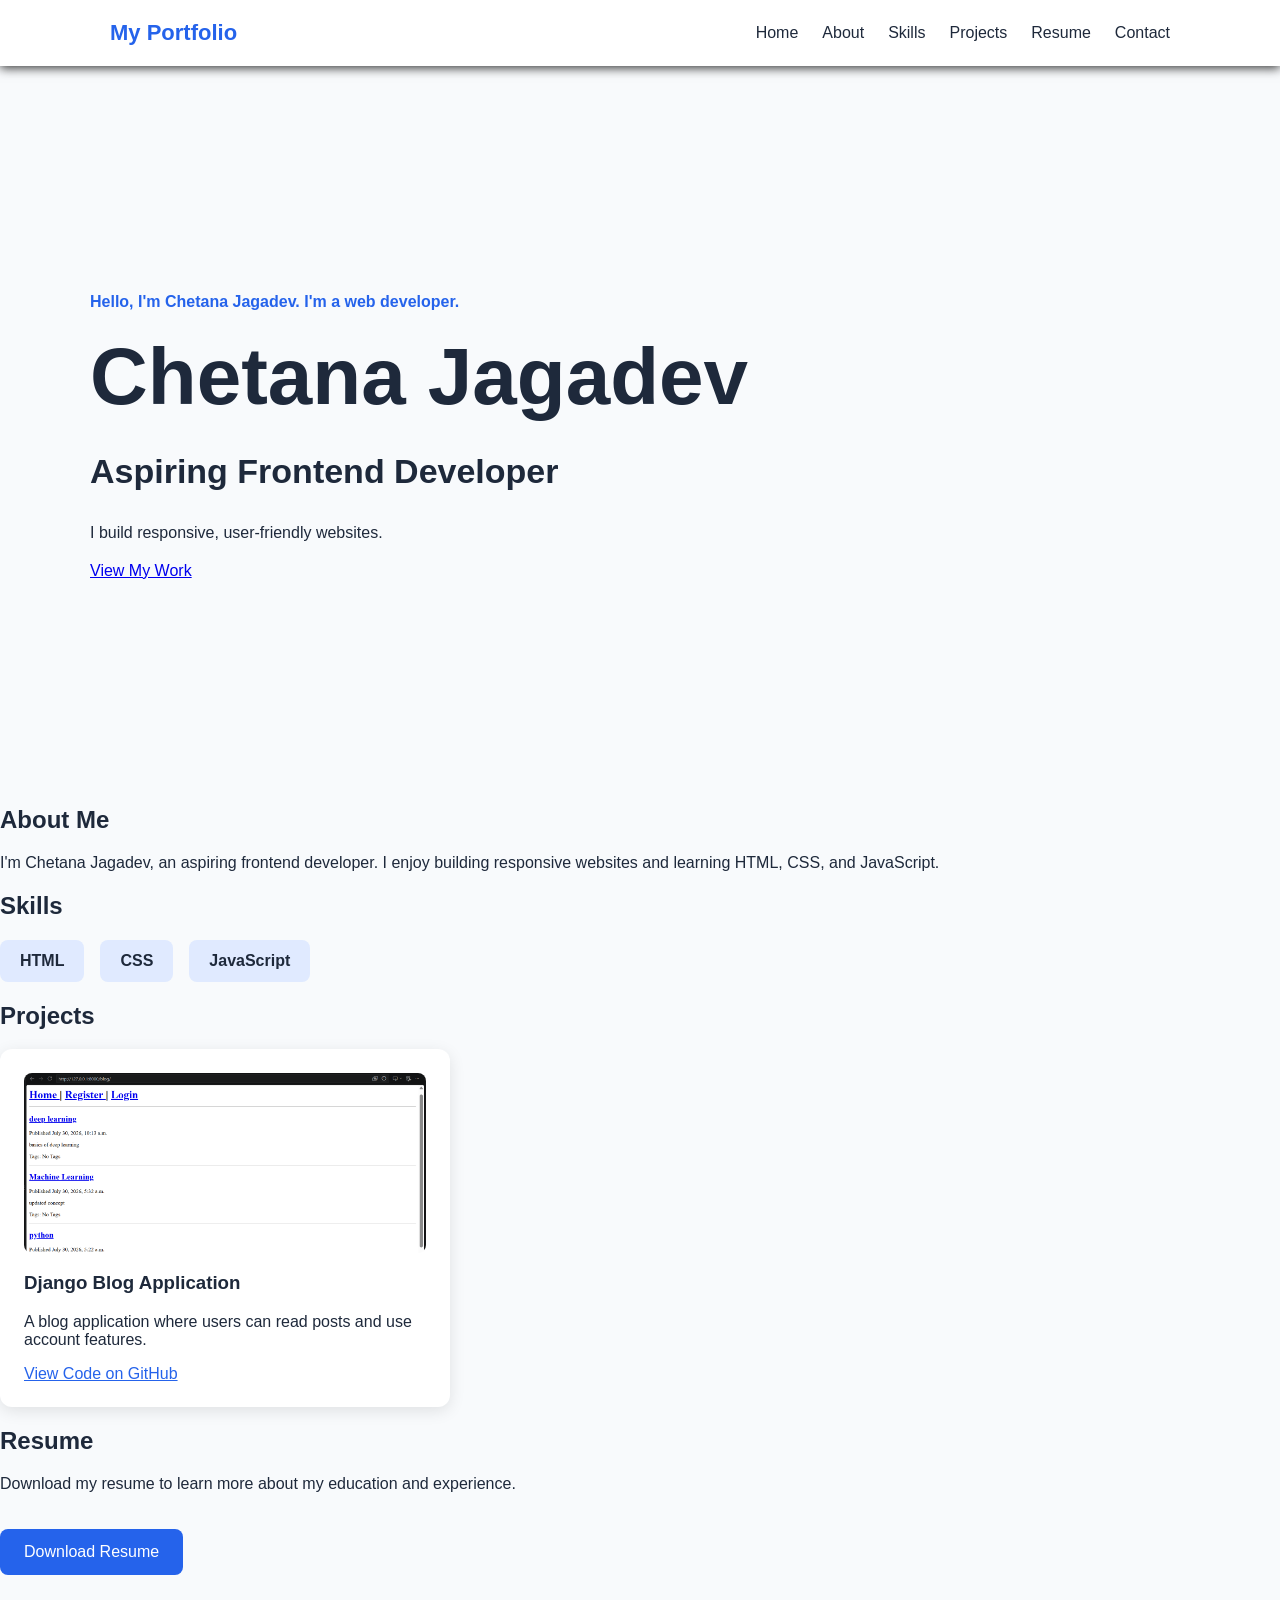
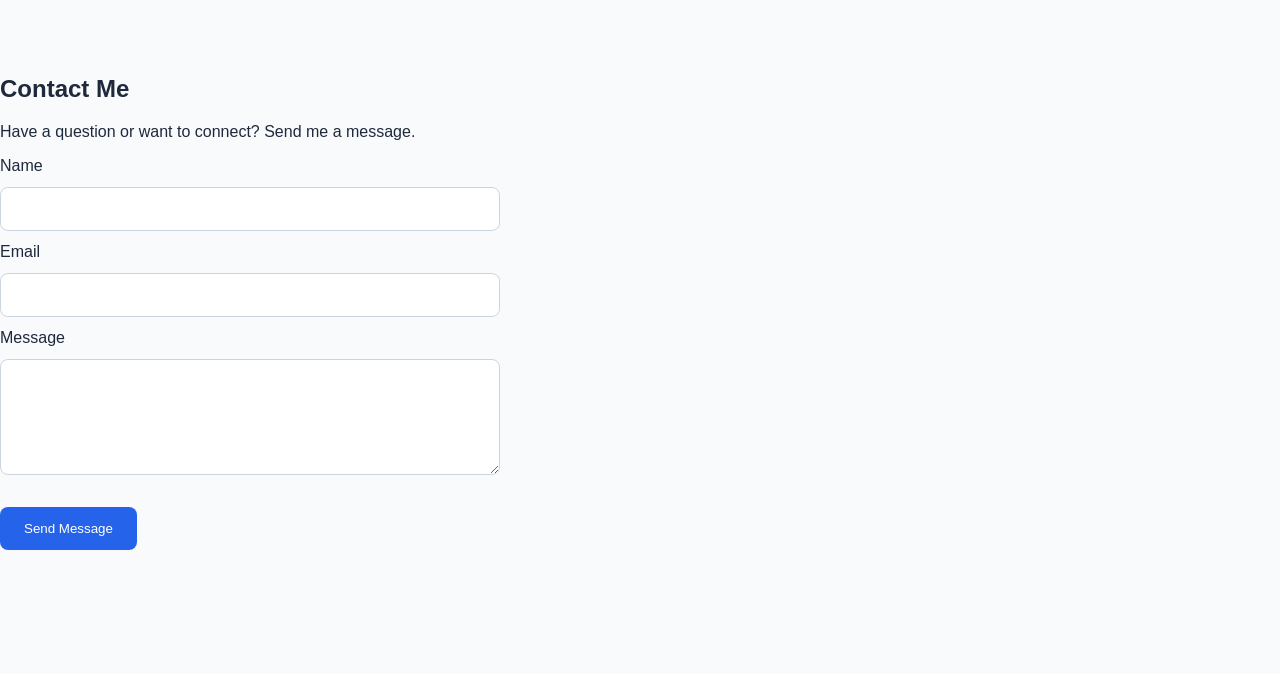
<file: Task-1/index.html>
<!DOCTYPE html>
    <html lang="en">
    <head>
        <link rel="stylesheet" href="style.css">
        <meta charset="UTF-8">
        <meta name="viewport" content="width=device-width, initial-scale=1.0">
        <title>Chetana Jagadev | Portfolio</title>
    </head>
    <body>
        <header class="site-header">
            <nav class="navbar">
                <a href="#home" class="logo">My Portfolio</a>
                <button class="menu-toggle" type="button" aria-label="Open navigation menu" aria-expanded="false">
  ☰            </button>
                <ul class="nav-links">

                    <li><a href="#home">Home</a></li>
                    <li><a href="#about">About</a></li>
                    <li><a href="#skills">Skills</a></li>
                    <li><a href="#projects">Projects</a></li>
                    <li><a href="#resume">Resume</a></li>
                    <li><a href="#contact">Contact</a></li>
                </ul>
            </nav>
        </header>

        <main>
           <section id="home" class="hero">
            <div class="hero-content">
                <p class="intro">Hello, I'm Chetana Jagadev. I'm a web developer.</p>
                <h1>Chetana Jagadev</h1>
                <h2>Aspiring Frontend Developer</h2>
                <p>I build responsive, user-friendly websites.</p>
                <a href="#projects" class="btn">View My Work</a>
            </div>
           </section>

            <section id="about">
                <h2>About Me</h2>
                <p>I'm Chetana Jagadev, an aspiring frontend developer. I enjoy building responsive websites and learning HTML, CSS, and JavaScript.</p>
            </section>

            <section id="skills">
                <h2>Skills</h2>
                <div class="skill-list">
                    <span>HTML</span>
                    <span>CSS</span>
                    <span>JavaScript</span>
                </div>
            </section>

            <section id="projects">
                <h2>Projects</h2>
                <div class="project-card">
                    <img src="django-blog.png" alt="Django Blog page showing published posts" class="project-image">
                        
                        <h3>Django Blog Application</h3>
                        <p>A blog application where users can read posts and use account features.</p>
                        <a href="https://github.com/Chetana0453/django-blog" target="_blank" rel="noopener noreferrer">View Code on GitHub</a>
                </div>
            </section>

            <section id="resume">
                <h2>Resume</h2>
                <p>Download my resume to learn more about my education and experience.</p>
                <a href="2341010002_ChetanaJagadev_ITER.pdf" class="button" download="Chetana-Jagadev-Resume.pdf">Download Resume</a>
            </section>
            
            <section id="contact" class="contact">
                <h2>Contact Me</h2>
                <p>Have a question or want to connect? Send me a message.</p>
                <form id="contact-form">
                     <label for="name">Name</label>
                     <input type="text" id="name" name="name" required>
                     <label for="email">Email</label>
                     <input type="email" id="email" name="email" required>
                     <label for="message">Message</label>
                     <textarea id="message" name="message" rows="5" required></textarea>
                     <button type="submit" class="button">Send Message</button>
                     <p id="form-status" role="status"></p>
                </form>
            </section>
           
        </main>
        <script src="script.js"></script>
    </body>
    </html>
</file>
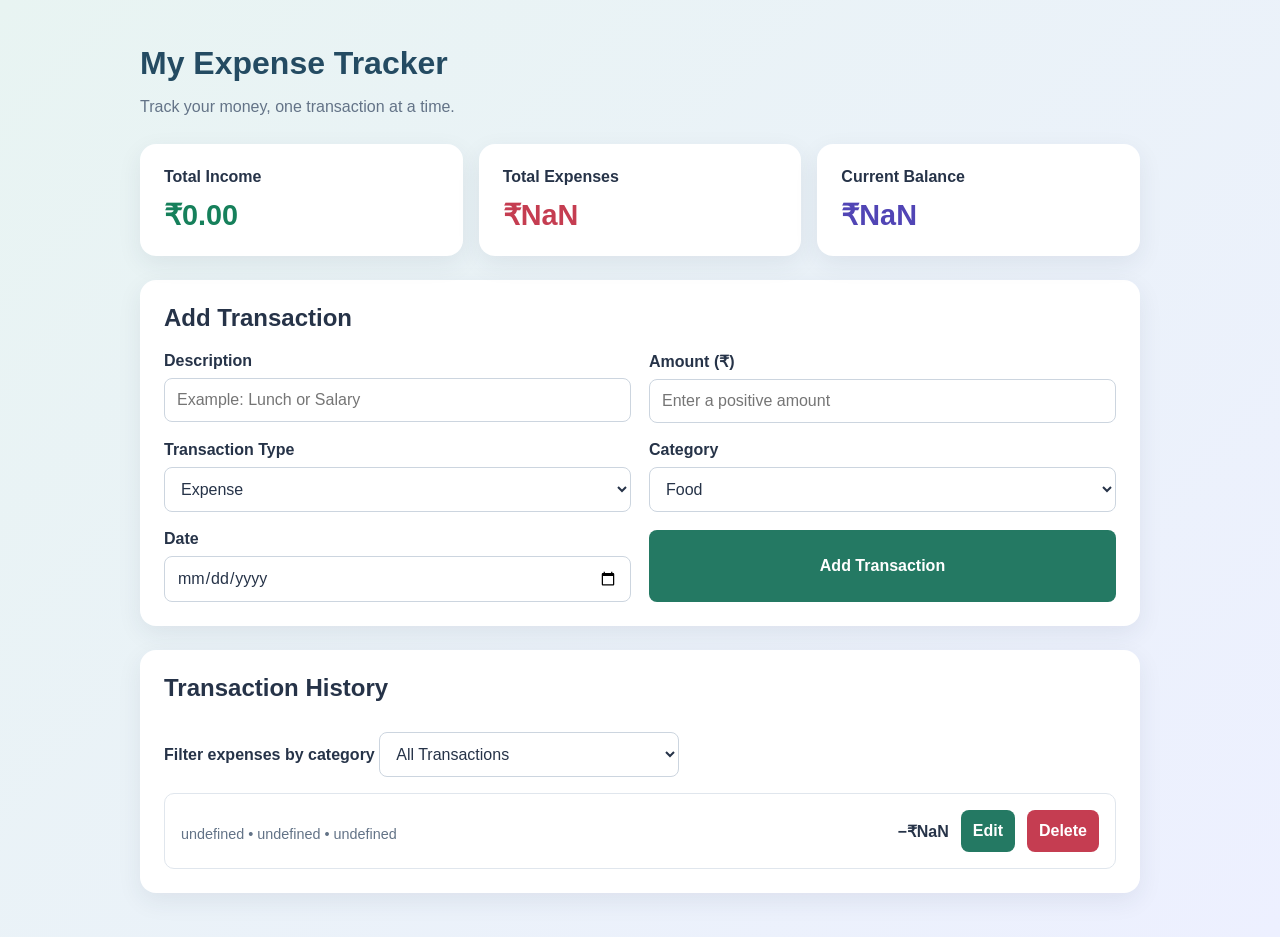
<file: Task-3/index.html>
<!DOCTYPE html>
<html lang="en">
<head>
  <meta charset="UTF-8">
  <meta name="viewport" content="width=device-width, initial-scale=1.0">
  <title>My Expense Tracker</title>
  <link rel="stylesheet" href="style.css">
  <script src="script.js" defer></script>
</head>
<body>
  <main class="app">
    <header>
      <h1>My Expense Tracker</h1>
      <p>Track your money, one transaction at a time.</p>
    </header>

    <section class="summary" aria-label="Financial overview">
      <div class="summary-card">
        <h2>Total Income</h2>
        <p id="total-income">₹0.00</p>
      </div>

      <div class="summary-card">
        <h2>Total Expenses</h2>
        <p id="total-expenses">₹0.00</p>
      </div>

      <div class="summary-card">
        <h2>Current Balance</h2>
        <p id="balance">₹0.00</p>
      </div>
    </section>

    <section class="form-section">
      <h2>Add Transaction</h2>

      <form id="transaction-form">
        <div class="form-group">
          <label for="description">Description</label>
          <input
            type="text"
            id="description"
            placeholder="Example: Lunch or Salary"
            maxlength="100"
            required
          >
        </div>

        <div class="form-group">
          <label for="amount">Amount (₹)</label>
          <input
            type="number"
            id="amount"
            min="0.01"
            step="0.01"
            placeholder="Enter a positive amount"
            required
          >
        </div>

        <div class="form-group">
          <label for="type">Transaction Type</label>
          <select id="type">
            <option value="expense">Expense</option>
            <option value="income">Income</option>
          </select>
        </div>

        <div class="form-group">
          <label for="category">Category</label>
          <select id="category">
            <option value="Food">Food</option>
            <option value="Transport">Transport</option>
            <option value="Shopping">Shopping</option>
            <option value="Bills">Bills</option>
            <option value="Health">Health</option>
            <option value="Education">Education</option>
            <option value="Salary">Salary</option>
            <option value="Other">Other</option>
          </select>
        </div>

        <div class="form-group">
          <label for="date">Date</label>
          <input type="date" id="date" required>
        </div>

        <button type="submit" id="submit-button">
          Add Transaction
        </button>

        <button type="button" id="cancel-edit" hidden>
          Cancel Edit
        </button>
      </form>
    </section>

    <section class="history-section">
      <h2>Transaction History</h2>

      <label for="category-filter">Filter expenses by category</label>
      <select id="category-filter">
        <option value="all">All Transactions</option>
        <option value="Food">Food</option>
        <option value="Transport">Transport</option>
        <option value="Shopping">Shopping</option>
        <option value="Bills">Bills</option>
        <option value="Health">Health</option>
        <option value="Education">Education</option>
        <option value="Other">Other</option>
      </select>

      <p id="empty-message">No transactions yet.</p>
      <ul id="transaction-list"></ul>
    </section>
  </main>
</body>
</html>
</file>
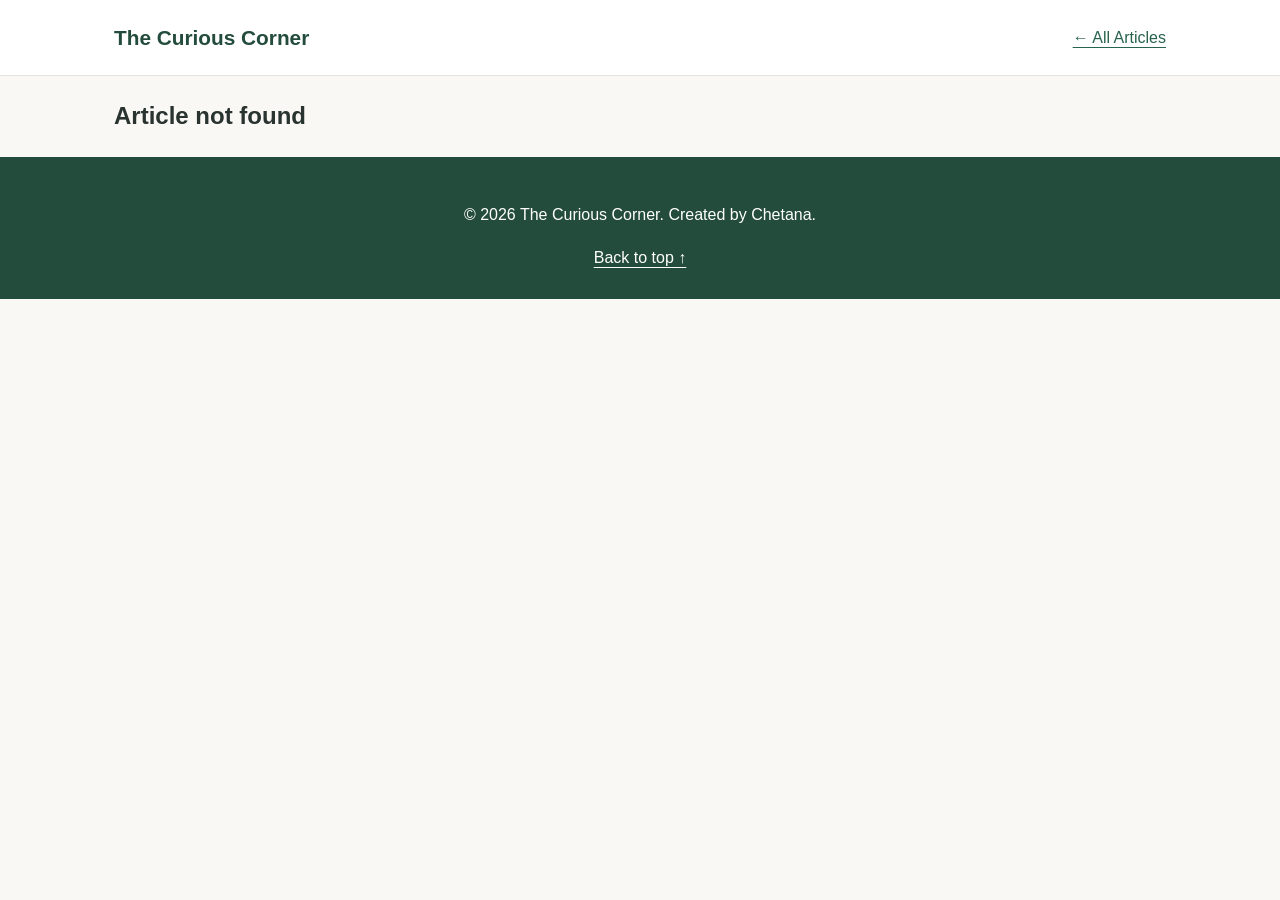
<file: Task-5/post.html>
<!DOCTYPE html>
<html lang="en">
<head>
  <meta charset="UTF-8">
  <meta name="viewport" content="width=device-width, initial-scale=1.0">
  <title>Article | The Curious Corner</title>
  <link rel="stylesheet" href="style.css">
  <script src="script.js" defer></script>
</head>
<body id="top">
  <header class="site-header">
    <nav class="navbar" aria-label="Main navigation">
      <a href="index.html" class="logo">The Curious Corner</a>
      <a href="index.html#articles">← All Articles</a>
    </nav>
  </header>

  <main class="post-page">
    <article id="post-detail"></article>
  </main>

  <footer class="site-footer">
    <p>© 2026 The Curious Corner. Created by Chetana.</p>
    <a href="#top">Back to top ↑</a>
  </footer>
</body>
</html>
</file>
<file: Task-1/style.css>
* {box-sizing: border-box;}
html{scroll-behavior: smooth;}
body {
  margin: 0;
  font-family: Arial,sans-serif;
  color: #1e293b;
  background: #f8fafc;
}
.site-header{
    background: #ffffff;
    box-shadow: 0 2px 10px rgba(0,0,0,0.8);
}
.navbar{
    max-width: 1100px;
    margin:auto;
    padding: 20px;
    display: flex;
    justify-content: space-between;
    align-items: center;
    gap: 20px;
}
.logo{
    font-size: 22px;
    font-weight: bold;
    color: #2563eb;
    text-decoration: none;
}
.nav-links {
  display: flex;
  gap: 24px;
  margin: 0;
  padding: 0;
  list-style: none;
}

.nav-links a {
  color: #1e293b;
  text-decoration: none;
}

.nav-links a:hover {
  color: #2563eb;
}

.hero {
  min-height: 80vh;
  display: flex;
  align-items: center;
  padding: 60px 20px;
}

.hero-content {
  width: 100%;
  max-width: 1100px;
  margin: auto;
}

.intro {
  color: #2563eb;
  font-weight: bold;
}

.hero h1 {
  margin: 10px 0;
  font-size: clamp(42px, 7vw, 80px);
}

.hero h2 {
  font-size: clamp(22px, 3vw, 34px);
}

.hero-content > p {
  max-width: 600px;
  line-height: 1.7;
}

.button {
  display: inline-block;
  margin-top: 20px;
  padding: 14px 24px;
  border-radius: 8px;
  color: white;
  background: #2563eb;
  text-decoration: none;
}

.button:hover {
  background: #1d4ed8;
}
.skills {
  max-width: 1100px;
  margin: auto;
  padding: 80px 20px;
}

.skill-list {
  display: flex;
  flex-wrap: wrap;
  gap: 16px;
}

.skill-list span {
  padding: 12px 20px;
  background: #e0eaff;
  border-radius: 8px;
  font-weight: bold;
}
.projects {
  max-width: 1100px;
  margin: auto;
  padding: 80px 20px;
}

.project-card {
  max-width: 450px;
  padding: 24px;
  background: white;
  border-radius: 12px;
  box-shadow: 0 4px 16px rgba(0, 0, 0, 0.1);
}
.project-image {
  display: block;
  width: 100%;
  max-width: 100%;
  height: 180px;
  object-fit: cover;
  border-radius: 8px;
}

.project-card a {
  color: #2563eb;
}

.project-card:hover {
  transform: translateY(-5px);
  transition: transform 0.2s ease;
}
.resume {
  max-width: 1100px;
  margin: auto;
  padding: 80px 20px;
}

.resume p {
  line-height: 1.8;
}
.contact {
  max-width:none;
  margin: 0;
  padding: 80px 0;
}

#contact-form {
  display: flex;
  flex-direction: column;
  gap: 12px;
  max-width: 500px;
}

#contact-form input,
#contact-form textarea {
  width: 100%;
  padding: 12px;
  border: 1px solid #cbd5e1;
  border-radius: 8px;
  font: inherit;
}

#contact-form .button {
  border: 0;
  cursor: pointer;
  align-self: flex-start;
}
.menu-toggle {
  display: none;
}

@media (max-width: 700px) {
  .navbar {
    flex-wrap: wrap;
  }

  .menu-toggle {
    display: block;
    border: 0;
    background: none;
    font-size: 28px;
    cursor: pointer;
  }

  .nav-links {
    display: none;
    width: 100%;
    flex-direction: column;
    gap: 16px;
  }

  .nav-links.open {
    display: flex;
  }
}
</file>
<file: Task-3/style.css>
* {
  box-sizing: border-box;
}

body {
  margin: 0;
  padding: 24px;
  font-family: Arial, sans-serif;
  color: #263348;
  background: linear-gradient(135deg, #e8f4f2, #edf0ff);
  min-height: 100vh;
}

.app {
  max-width: 1000px;
  margin: 20px auto;
}

header {
  margin-bottom: 28px;
}

h1 {
  margin-bottom: 8px;
  color: #244b62;
}

header p {
  color: #637387;
}

.summary {
  display: grid;
  grid-template-columns: repeat(3, 1fr);
  gap: 16px;
  margin-bottom: 24px;
}

.summary-card,
.form-section,
.history-section {
  padding: 24px;
  background: white;
  border-radius: 16px;
  box-shadow: 0 8px 24px rgba(38, 51, 72, 0.08);
}

.summary-card h2 {
  margin: 0 0 12px;
  font-size: 1rem;
}

.summary-card p {
  margin: 0;
  font-size: 1.8rem;
  font-weight: bold;
  overflow-wrap: anywhere;
}

#total-income {
  color: #16805b;
}

#total-expenses {
  color: #c53d51;
}

#balance {
  color: #5145b5;
}

.form-section {
  margin-bottom: 24px;
}

.form-section h2,
.history-section h2 {
  margin-top: 0;
}

#transaction-form {
  display: grid;
  grid-template-columns: repeat(2, minmax(0, 1fr));
  gap: 18px;
}

.form-group {
  display: flex;
  flex-direction: column;
  gap: 8px;
}

label {
  font-weight: 600;
}

input,
select,
button {
  padding: 12px;
  font: inherit;
  border-radius: 8px;
}

input,
select {
  width: 100%;
  min-width: 0;
  border: 1px solid #ccd5df;
  background: white;
  color: #263348;
}

input:focus,
select:focus {
  outline: 2px solid #8cbeb3;
  outline-offset: 2px;
}

button {
  border: 0;
  background: #247963;
  color: white;
  font-weight: 600;
  cursor: pointer;
  transition: background 0.2s, transform 0.2s;
}

button:hover {
  background: #195b49;
  transform: translateY(-1px);
}

button:focus-visible {
  outline: 3px solid #8cbeb3;
  outline-offset: 2px;
}

#cancel-edit {
  background: #626d80;
}

[hidden] {
  display: none !important;
}

#category-filter {
  margin-top: 10px;
  max-width: 300px;
}

#empty-message {
  padding: 20px;
  text-align: center;
  color: #637387;
}

#transaction-list {
  list-style: none;
  padding: 0;
  margin-bottom: 0;
}

#transaction-list li {
  display: flex;
  align-items: center;
  flex-wrap: wrap;
  gap: 12px;
  margin-top: 12px;
  padding: 16px;
  border: 1px solid #e0e6ed;
  border-radius: 10px;
}

.transaction-details {
  flex: 1;
  min-width: 150px;
  overflow-wrap: anywhere;
}

.transaction-details p {
  margin: 6px 0 0;
  color: #637387;
  font-size: 0.9rem;
}

.income {
  color: #16805b;
}

.expense {
  color: #c53d51;
}

.delete-button {
  background: #c53d51;
}

.delete-button:hover {
  background: #a52d3e;
}

@media (max-width: 600px) {
  body {
    padding: 14px;
  }

  .summary,
  #transaction-form {
    grid-template-columns: 1fr;
  }

  .summary-card,
  .form-section,
  .history-section {
    padding: 20px;
  }
}
</file>
<file: Task-5/style.css>
* {
  box-sizing: border-box;
}

html {
  scroll-behavior: smooth;
}

body {
  margin: 0;
  font-family: Arial, sans-serif;
  background: #faf8f5;
  color: #29332f;
  line-height: 1.7;
}

a {
  color: #28634d;
  text-underline-offset: 4px;
}

button,
input,
select {
  font: inherit;
}

button,
.button {
  cursor: pointer;
}

[hidden] {
  display: none !important;
}

.site-header {
  background: white;
  border-bottom: 1px solid #e5e5df;
}

.navbar {
  max-width: 1100px;
  margin: auto;
  padding: 20px 24px;
  display: flex;
  justify-content: space-between;
  align-items: center;
  gap: 20px;
  flex-wrap: wrap;
}

.logo {
  color: #244c3c;
  font-size: 1.3rem;
  font-weight: bold;
  text-decoration: none;
}

.nav-links {
  display: flex;
  gap: 24px;
}

.nav-links a {
  color: #45534b;
  text-decoration: none;
}

.nav-links a:hover {
  color: #28634d;
  text-decoration: underline;
}

main {
  max-width: 1100px;
  margin: auto;
  padding: 0 24px;
}

.hero {
  margin: 32px 0 48px;
  padding: 64px 32px;
  text-align: center;
  background: #e7efe7;
  border-radius: 20px;
}

.eyebrow {
  color: #42644f;
  font-size: 0.8rem;
  font-weight: bold;
  letter-spacing: 2px;
}

.hero h1 {
  max-width: 700px;
  margin: 16px auto;
  font-family: Georgia, serif;
  font-size: clamp(2rem, 5vw, 3.6rem);
  line-height: 1.15;
}

.hero > p:not(.eyebrow) {
  color: #526358;
  margin-bottom: 28px;
}

.button,
#load-more,
#menu-toggle {
  display: inline-block;
  padding: 12px 22px;
  border: 0;
  border-radius: 8px;
  background: #28634d;
  color: white;
  text-decoration: none;
  font-weight: bold;
}

.button:hover,
#load-more:hover,
#menu-toggle:hover {
  background: #1c4938;
}

h2 {
  font-family: Georgia, serif;
  font-size: 1.8rem;
}

.featured-section,
.articles-section,
.about-section {
  margin-bottom: 48px;
  scroll-margin-top: 24px;
}

.featured-card {
  overflow: hidden;
  border: 1px solid #e4e2da;
  border-radius: 16px;
  background: white;
}

.featured-content {
  padding: 32px;
}

.category {
  display: inline-block;
  padding: 4px 12px;
  border-radius: 20px;
  background: #e7efe7;
  color: #28634d;
  font-size: 0.8rem;
  font-weight: bold;
}

.featured-card h3 {
  margin: 14px 0;
  font-family: Georgia, serif;
  font-size: 1.8rem;
  line-height: 1.3;
}

.filters {
  display: flex;
  flex-wrap: wrap;
  gap: 18px;
  margin-bottom: 20px;
}

.filter-group {
  display: flex;
  flex-direction: column;
  gap: 6px;
  flex: 1;
  min-width: 200px;
}

label {
  font-weight: bold;
}

input,
select {
  width: 100%;
  min-width: 0;
  padding: 12px;
  border: 1px solid #b9c4bb;
  border-radius: 8px;
  background: white;
  color: #29332f;
}

:focus-visible {
  outline: 3px solid #6f9d80;
  outline-offset: 3px;
}

.blog-grid {
  display: grid;
  grid-template-columns: repeat(3, minmax(0, 1fr));
  gap: 24px;
}

.blog-card {
  overflow: hidden;
  background: white;
  border: 1px solid #e4e2da;
  border-radius: 14px;
  transition: transform 0.2s, box-shadow 0.2s;
}

.blog-card:hover {
  transform: translateY(-4px);
  box-shadow: 0 12px 24px rgba(41, 51, 47, 0.08);
}

.blog-card img {
  display: block;
  width: 100%;
  height: 190px;
  object-fit: cover;
}

.card-content {
  padding: 22px;
}

.blog-card h3 {
  margin: 12px 0;
  font-family: Georgia, serif;
  font-size: 1.3rem;
  line-height: 1.4;
}

.blog-card p,
.blog-card time {
  color: #59665e;
}

.tags {
  display: flex;
  flex-wrap: wrap;
  gap: 8px;
  margin: 14px 0;
}

.tag {
  font-size: 0.8rem;
  color: #526358;
  background: #f1f3ee;
  padding: 3px 8px;
  border-radius: 5px;
}

#load-more {
  display: block;
  margin: 30px auto 0;
}

.about-section {
  padding: 28px;
  background: #edece4;
  border-radius: 14px;
}

.about-section h2 {
  margin-top: 0;
}

.site-footer {
  padding: 28px 20px;
  text-align: center;
  background: #244c3c;
  color: white;
}

.site-footer a {
  color: white;
}

@media (max-width: 850px) {
  .blog-grid {
    grid-template-columns: repeat(2, minmax(0, 1fr));
  }
}

@media (max-width: 600px) {
  main {
    padding: 0 16px;
  }

  .navbar {
    padding: 16px;
  }

  .nav-links {
    flex-wrap: wrap;
    gap: 16px;
  }

  .hero {
    padding: 40px 20px;
  }

  .featured-content {
    padding: 22px;
  }

  .blog-grid {
    grid-template-columns: 1fr;
  }

  .filter-group {
    min-width: 0;
    flex-basis: 100%;
  }
}

@media (prefers-reduced-motion: reduce) {
  html {
    scroll-behavior: auto;
  }

  .blog-card {
    transition: none;
  }
}
/* Hide the menu button on larger screens. */
#menu-toggle {
  display: none;
}

@media (max-width: 600px) {
  #menu-toggle:not([hidden]) {
    display: inline-block;
  }

  #menu-toggle:not([hidden]) + .nav-links {
    display: none;
    width: 100%;
    flex-direction: column;
    gap: 12px;
  }

  #menu-toggle:not([hidden]) + .nav-links.is-open {
    display: flex;
  }
}
</file>
